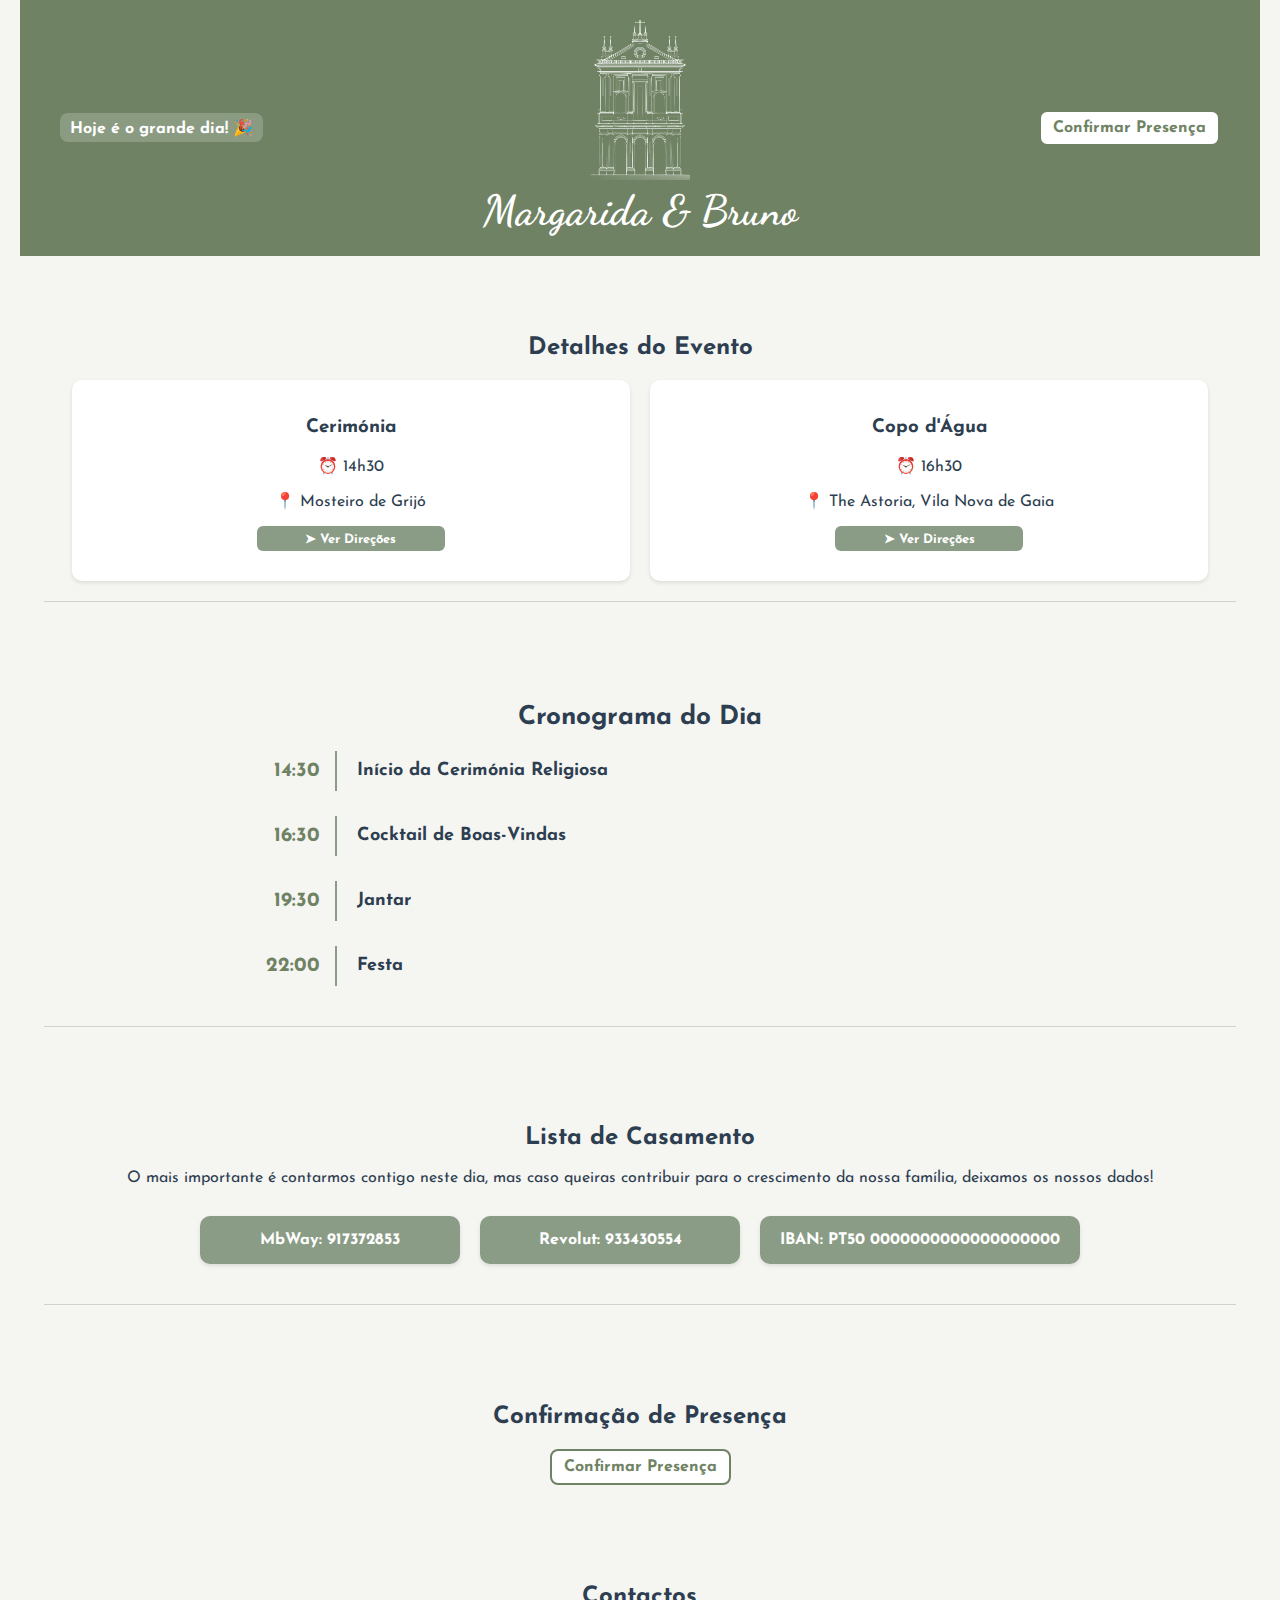
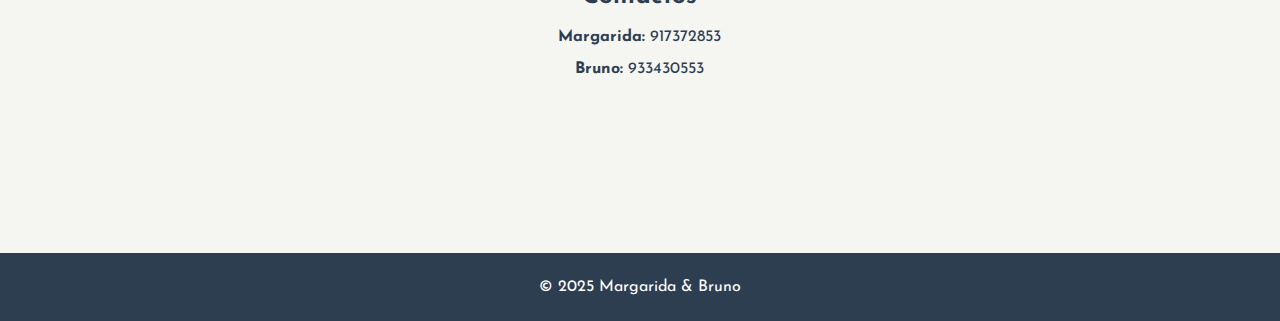
<file: index.html>
<!DOCTYPE html>
<html lang="pt">
<head>
    <meta charset="UTF-8">
    <meta name="viewport" content="width=device-width, initial-scale=1.0">
    <title>Casamento Margarida & Bruno</title>
    <link rel="stylesheet" href="style.css">
</head>
<body>

<header>
    <div class="header-container">
        <div class="left-header">
            <p id="countdown"></p>
        </div>
        <div class="center-header">
            <img src="Mosteiro (branco).png" alt="Mosteiro" class="mosteiro-img">
            <h1>Margarida & Bruno</h1>
        </div>
        <div class="right-header">
          <a href="https://script.google.com/macros/s/AKfycbymaYeBpEOiImFfjRtk8m0-fG_yB38_eDHlQxf8a2vK0ut-E3YDyEfxSzXzxVRCDXcD/exec" 
   target="_blank" class="rsvp-btn">
   Confirmar Presença
</a>
        </div>
    </div>
</header>

<main>

    <section id="detalhes-evento">
        <h2>Detalhes do Evento</h2>
        <div class="evento-container">
            <div class="evento-card">
                <h3>Cerimónia</h3>
                <p>⏰ 14h30</p>
                <p>📍 Mosteiro de Grijó</p>
                <a href="#" class="evento-btn">➤ Ver Direções</a>
            </div>
            <div class="evento-card">
                <h3>Copo d'Água</h3>
                <p>⏰ 16h30</p>
                <p>📍 The Astoria, Vila Nova de Gaia</p>
                <a href="#" class="evento-btn">➤ Ver Direções</a>
            </div>
        </div>
    </section>

    <!-- Secção Cronograma do Dia -->
    <section class="cronograma">
        <h2>Cronograma do Dia</h2>
        <div class="timeline">
            <div class="timeline-item">
                <div class="timeline-time">14:30</div>
                <div class="timeline-content">
                    <h3>Início da Cerimónia Religiosa</h3>
                </div>
            </div>
            <div class="timeline-item">
                <div class="timeline-time">16:30</div>
                <div class="timeline-content">
                    <h3>Cocktail de Boas-Vindas</h3>
                </div>
            </div>
            <div class="timeline-item">
                <div class="timeline-time">19:30</div>
                <div class="timeline-content">
                    <h3>Jantar</h3>
                </div>
            </div>
            <div class="timeline-item">
                <div class="timeline-time">22:00</div>
                <div class="timeline-content">
                    <h3>Festa</h3>
                </div>
            </div>
        </div>
    </section>

   <section class="lista-casamento">
    <h2>Lista de Casamento</h2>
    <p>O mais importante é contarmos contigo neste dia, mas caso queiras contribuir para o crescimento da nossa família, deixamos os nossos dados!</p>
    
    <div class="lista-casamento-container">
        <div class="lista-card">MbWay: 917372853</div>
        <div class="lista-card">Revolut: 933430554</div>
        <div class="lista-card">IBAN: PT50 0000000000000000000</div>
    </div>
</section>


    <section class="rsvp">
        <h2>Confirmação de Presença</h2>
        <a href="https://script.google.com/macros/s/AKfycbymaYeBpEOiImFfjRtk8m0-fG_yB38_eDHlQxf8a2vK0ut-E3YDyEfxSzXzxVRCDXcD/exec" 
   target="_blank" class="rsvp-btn">
   Confirmar Presença
</a>

    <section class="contactos">
        <h2>Contactos</h2>
        <p><strong>Margarida:</strong> 917372853</p>
        <p><strong>Bruno:</strong> 933430553</p>
    </section>

</main>

<footer>
    <p>&copy; 2025 Margarida & Bruno</p>
</footer>

<script>
    document.addEventListener("DOMContentLoaded", function() {
    function atualizarContagem() {
        const dataCasamento = new Date(2025, 7, 29, 14, 30, 0).getTime(); 
        const agora = new Date().getTime();
        const diferenca = dataCasamento - agora;

        console.log("Agora:", agora, "Data do Casamento:", dataCasamento, "Diferença:", diferenca);

        if (diferenca > 0) {
            const dias = Math.floor(diferenca / (1000 * 60 * 60 * 24));
            const horas = Math.floor((diferenca % (1000 * 60 * 60 * 24)) / (1000 * 60 * 60));
            const minutos = Math.floor((diferenca % (1000 * 60 * 60)) / (1000 * 60));
            const segundos = Math.floor((diferenca % (1000 * 60)) / 1000);

            document.getElementById("countdown").innerHTML = `${dias} dias ${horas}h ${minutos}m ${segundos}s`;
        } else {
            document.getElementById("countdown").innerHTML = "Hoje é o grande dia! 🎉";
        }
    }

    setInterval(atualizarContagem, 1000);
    atualizarContagem();
});
</script>


</body>
</html>
</file>
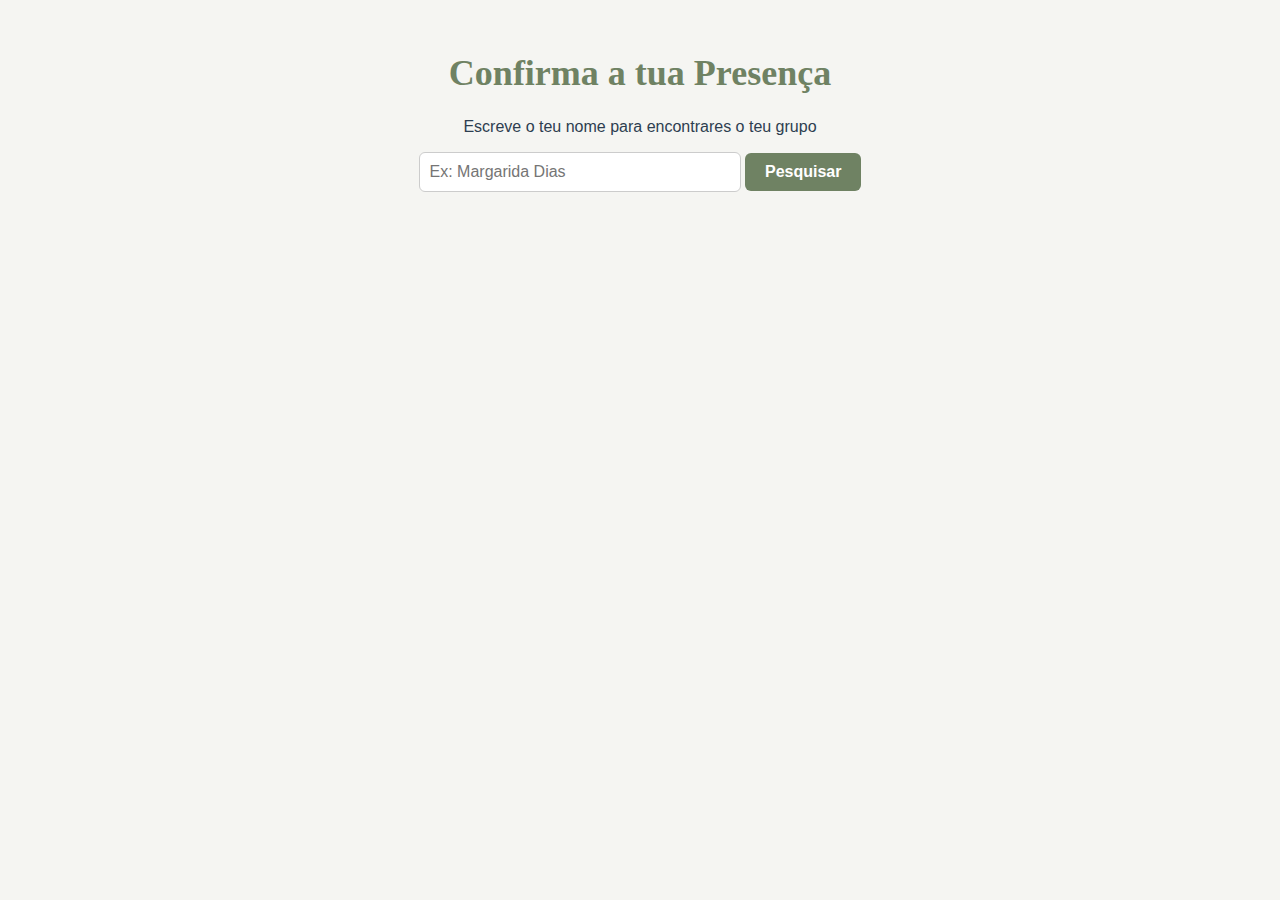
<file: confirmar-presenca.html>
<!DOCTYPE html>
<html lang="pt">
<head>
  <meta charset="UTF-8" />
  <meta name="viewport" content="width=device-width, initial-scale=1.0"/>
  <title>Confirmar Presença</title>
  <style>
    body {
      font-family: 'Josefin Sans', sans-serif;
      background-color: #f5f5f2;
      color: #2d3e50;
      padding: 20px;
      text-align: center;
    }

    h1 {
      font-family: 'Dancing Script', cursive;
      font-size: 36px;
      color: #6f8263;
    }

    input[type="text"] {
      padding: 10px;
      font-size: 16px;
      width: 80%;
      max-width: 300px;
      border: 1px solid #ccc;
      border-radius: 6px;
      margin-bottom: 15px;
    }

    button {
      background-color: #6f8263;
      color: white;
      border: none;
      padding: 10px 20px;
      font-weight: bold;
      font-size: 16px;
      border-radius: 6px;
      cursor: pointer;
    }

    button:hover {
      background-color: #5a7052;
    }

    .resultado {
      margin-top: 30px;
    }

    .card-pessoa {
      background-color: #6f8263;
      color: white;
      margin: 10px auto;
      padding: 15px;
      border-radius: 8px;
      width: 90%;
      max-width: 400px;
    }
  </style>
</head>
<body>
  <h1>Confirma a tua Presença</h1>
  <p>Escreve o teu nome para encontrares o teu grupo</p>

  <input type="text" id="search" placeholder="Ex: Margarida Dias" />
  <button onclick="pesquisarConvidado()">Pesquisar</button>

  <div class="resultado" id="resultado"></div>

  <script>
    async function pesquisarConvidado() {
      const nome = document.getElementById('search').value;
      const resposta = await fetch('https://script.google.com/macros/s/AKfycbwYybZCwUI-dBdK0NEajgGaozVk_UaP_IWE4UdbouLN0Inm0pUacpUtvR_PEo_-wSYa/exec?nome=' + encodeURIComponent(nome));
      const dados = await resposta.json();

      const resultadoDiv = document.getElementById('resultado');
      resultadoDiv.innerHTML = '';

      if (!dados || dados.length === 0) {
        resultadoDiv.innerHTML = '<p>Nenhum convidado encontrado com esse nome.</p>';
        return;
      }

      dados.forEach(pessoa => {
        const div = document.createElement('div');
        div.className = 'card-pessoa';
        div.innerHTML = `
          <p><strong>${pessoa.Nome}</strong></p>
          <button onclick="confirmarPresenca('${pessoa.Nome}')">Confirmar Presença</button>
        `;
        resultadoDiv.appendChild(div);
      });
    }

    async function confirmarPresenca(nome) {
      await fetch('https://script.google.com/macros/s/AKfycbwYybZCwUI-dBdK0NEajgGaozVk_UaP_IWE4UdbouLN0Inm0pUacpUtvR_PEo_-wSYa/exec', {
        method: 'POST',
        body: JSON.stringify({ nome: nome, presenca: 'Sim' }),
        headers: { 'Content-Type': 'application/json' }
      });

      alert(`Presença confirmada para ${nome}!`);
    }
  </script>
</body>
</html>
</file>
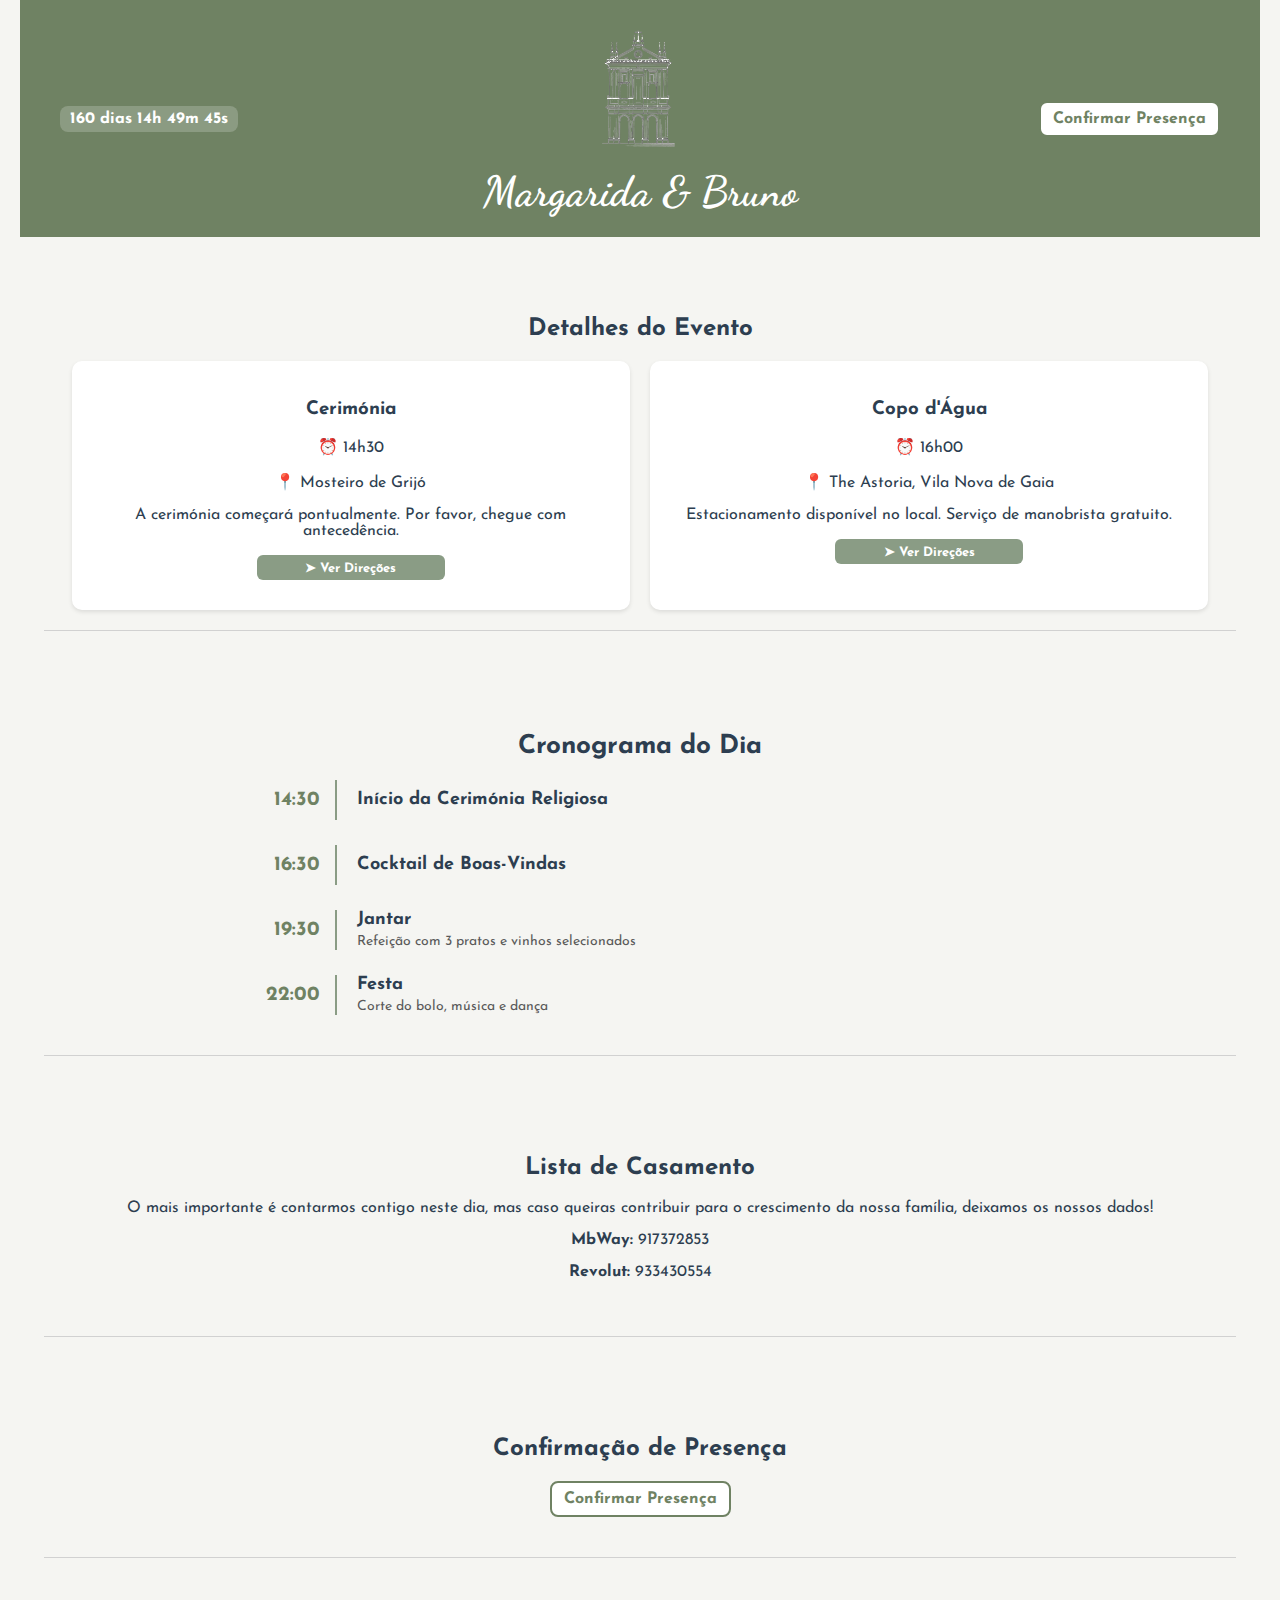
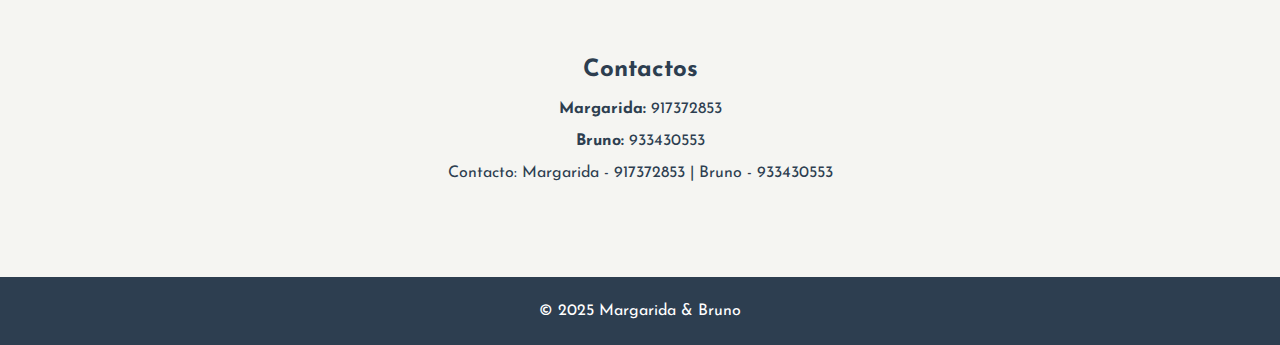
<file: index_timeline.html>
<!DOCTYPE html>
<html lang="pt">
<head>
    <meta charset="UTF-8">
    <meta name="viewport" content="width=device-width, initial-scale=1.0">
    <title>Casamento Margarida & Bruno</title>
    <link rel="stylesheet" href="style.css">
</head>
<body>

<header>
    <div class="header-container">
        <div class="left-header">
            <p id="countdown">160 dias 14h 49m 45s</p>
        </div>
        <div class="center-header">
            <img src="mosteiro_branco.png" alt="Mosteiro" class="mosteiro-img">
            <h1>Margarida & Bruno</h1>
        </div>
        <div class="right-header">
            <a href="#" class="rsvp-btn">Confirmar Presença</a>
        </div>
    </div>
</header>

<main>

    <section id="detalhes-evento">
        <h2>Detalhes do Evento</h2>
        <div class="evento-container">
            <div class="evento-card">
                <h3>Cerimónia</h3>
                <p>⏰ 14h30</p>
                <p>📍 Mosteiro de Grijó</p>
                <p>A cerimónia começará pontualmente. Por favor, chegue com antecedência.</p>
                <a href="#" class="evento-btn">➤ Ver Direções</a>
            </div>
            <div class="evento-card">
                <h3>Copo d'Água</h3>
                <p>⏰ 16h00</p>
                <p>📍 The Astoria, Vila Nova de Gaia</p>
                <p>Estacionamento disponível no local. Serviço de manobrista gratuito.</p>
                <a href="#" class="evento-btn">➤ Ver Direções</a>
            </div>
        </div>
    </section>

    <!-- Secção Cronograma do Dia -->
    <section class="cronograma">
        <h2>Cronograma do Dia</h2>
        <div class="timeline">
            <div class="timeline-item">
                <div class="timeline-time">14:30</div>
                <div class="timeline-content">
                    <h3>Início da Cerimónia Religiosa</h3>
                </div>
            </div>
            <div class="timeline-item">
                <div class="timeline-time">16:30</div>
                <div class="timeline-content">
                    <h3>Cocktail de Boas-Vindas</h3>
                </div>
            </div>
            <div class="timeline-item">
                <div class="timeline-time">19:30</div>
                <div class="timeline-content">
                    <h3>Jantar</h3>
                    <p>Refeição com 3 pratos e vinhos selecionados</p>
                </div>
            </div>
            <div class="timeline-item">
                <div class="timeline-time">22:00</div>
                <div class="timeline-content">
                    <h3>Festa</h3>
                    <p>Corte do bolo, música e dança</p>
                </div>
            </div>
        </div>
    </section>

    <section class="lista-casamento">
        <h2>Lista de Casamento</h2>
        <p>O mais importante é contarmos contigo neste dia, mas caso queiras contribuir para o crescimento da nossa família, deixamos os nossos dados!</p>
        <p><strong>MbWay:</strong> 917372853</p>
        <p><strong>Revolut:</strong> 933430554</p>
    </section>

    <section class="rsvp">
        <h2>Confirmação de Presença</h2>
        <a href="#" class="rsvp-btn">Confirmar Presença</a>
    </section>

    <section class="contactos">
        <h2>Contactos</h2>
        <p><strong>Margarida:</strong> 917372853</p>
        <p><strong>Bruno:</strong> 933430553</p>
        <p>Contacto: Margarida - 917372853 | Bruno - 933430553</p>
    </section>

</main>

<footer>
    <p>&copy; 2025 Margarida & Bruno</p>
</footer>

</body>
</html>
</file>
<file: style.css>
@import url('https://fonts.googleapis.com/css2?family=Dancing+Script:wght@400;500&family=Josefin+Sans:wght@300&display=swap');

body {
    font-family: 'Josefin Sans', sans-serif;
    text-align: center;
    background-color: #f5f5f2; /* Fundo uniforme */
    color: #2d3e50;
    margin: 0;
    padding: 0;
}

header {
    background-color: #6f8263;
    color: white;
    padding: 20px;
    display: flex;
    align-items: center;
    justify-content: space-between;
    width: 100%;
    max-width: 1200px;
    margin: 0 auto;
}

.header-container {
    display: flex;
    align-items: center;
    width: 100%;
    max-width: 1200px;
    justify-content: space-between;
    margin: 0 auto;
    padding: 0 20px;
}

.left-header {
    flex: 1;
    text-align: left;
    font-size: 18px;
}

.center-header {
    flex: 2;
    text-align: center;
}

.right-header {
    flex: 1;
    text-align: right;
}

.mosteiro-img {
    max-width: 100px;
    display: block;
    margin: 0 auto 5px auto;
}

h1 {
    font-family: 'Dancing Script', cursive;
    font-size: 42px;
    margin: 0;
}

p#countdown {
    font-size: 16px;
    font-weight: bold;
    background-color: rgba(255, 255, 255, 0.2);
    padding: 5px 10px;
    border-radius: 8px;
    display: inline-block;
}

.rsvp-btn {
    background-color: white;
    color: #6f8263;
    padding: 8px 12px;
    border-radius: 8px;
    text-decoration: none;
    font-weight: bold;
    border: 2px solid #6f8263;
    transition: 0.3s;
    display: inline-block;
}

.rsvp-btn:hover {
    background-color: #f0f0f0;
}

#detalhes-evento {
    margin: 40px auto;
    padding: 20px;
    width: 90%;
    max-width: 1200px;
}

/* Ajuste para melhorar fluidez das secções */
section {
    width: 90%;
    max-width: 1200px;
    margin: 60px auto;
    padding: 20px;
}

/* Adicionar apenas uma linha sutil entre secções */
section:not(.no-divider):not(:last-of-type) {
    border-bottom: 1px solid #d1d1d1;
    padding-bottom: 40px;
    margin-bottom: 40px;
}

.evento-container {
    display: flex;
    justify-content: center;
    gap: 20px;
    margin-top: 20px;
}

.evento-card {
    background-color: white;
    padding: 20px;
    border-radius: 10px;
    box-shadow: 0 2px 4px rgba(0, 0, 0, 0.1);
    width: 45%;
    text-align: center;
}

.lista-casamento-container {
    display: flex;
    justify-content: center;
    flex-wrap: wrap;
    gap: 20px;
    margin-top: 30px;
}

.lista-card {
    background-color: #8A9C85; /* Verde mais claro */
    color: white;
    padding: 16px 20px;
    border-radius: 10px;
    font-weight: bold;
    box-shadow: 0 2px 4px rgba(0,0,0,0.1);
    min-width: 220px;
    text-align: center;
}

footer {
    margin-top: 20px;
    padding: 10px;
    background-color: #2d3e50;
    color: white;
    text-align: center;
}

/* Corrigir estilo dos botões "Ver Direções" */
.evento-btn {
    display: inline-block;
    margin-top: 10px;
    padding: 8px 12px;
    border-radius: 8px;
    background-color: #6f8263; /* Verde correto */
    color: white;
    text-decoration: none;
    font-weight: bold;
    border: none;
    display: flex;
    align-items: center;
    justify-content: center;
    gap: 8px; /* Espaço entre o ícone e o texto */
}

.evento-btn img {
    width: 16px; /* Ajustar tamanho do ícone */
    height: 16px;
}

.evento-btn:hover {
    background-color: #5a7052;
}

/* Ajustar tamanho e cor do botão "Ver Direções" */
.evento-btn {
    padding: 6px 10px; /* Reduzir tamanho */
    font-size: 14px; /* Ajustar tamanho da fonte */
    background-color: #8A9C85; /* Verde mais claro da paleta */
}

.evento-btn:hover {
    background-color: #7D8E77; /* Tom um pouco mais escuro no hover */
}

/* Refinar tamanho e formato do botão "Ver Direções" */
.evento-btn {
    padding: 5px 14px; /* Reduzir tamanho */
    font-size: 13px; /* Ajustar tamanho da fonte */
    background-color: #8A9C85; /* Verde mais claro da paleta */
    border-radius: 6px; /* Ajustar bordas para um look mais moderno */
}

.evento-btn:hover {
    background-color: #7D8E77; /* Suave transição no hover */
}

/* Reduzir o comprimento do botão "Ver Direções" */
.evento-btn {
    width: auto; /* Ajustar ao conteúdo */
    min-width: 120px; /* Definir um tamanho mínimo */
    max-width: 160px; /* Limitar o comprimento para não ficar grande demais */
    text-align: center; /* Garantir alinhamento do texto */
}

/* Centralizar botão dentro dos cards */
.evento-btn {
    margin: 10px auto; /* Centraliza horizontalmente */
    display: flex;
    justify-content: center;
    align-items: center;
}

/* Estilo para a secção do cronograma */ 
.cronograma {
    width: 90%;
    max-width: 1200px;
    margin: 60px auto;
    text-align: left;
}
.timeline {
    max-width: 800px;
    margin: 0 auto;
}

.cronograma h2 {
    text-align: center;
    font-size: 26px;
    margin-bottom: 20px;
}

.timeline {
    display: flex;
    flex-direction: column;
    gap: 25px; /* Aumenta espaçamento entre os horários */
}

.timeline-item {
    display: flex;
    align-items: center;
    position: relative;
}

.timeline-time {
    font-weight: bold;
    font-size: 20px;
    width: 80px; /* Garante alinhamento */
    text-align: right;
    color: #6f8263; /* Verde do cabeçalho */
    margin-right: 15px; /* Adicionado para afastar a barra */
}

.timeline-content {
    flex: 1;
    display: flex;
    flex-direction: column;
    justify-content: center; /* Alinha verticalmente */
    padding-left: 20px;
    border-left: 2px solid #8A9C85;
    height: 40px;
}


.timeline-content h3 {
    font-size: 18px;
    margin: 0;
    color: #2d3e50;
}

.timeline-content p {
    margin: 5px 0 0;
    font-size: 14px;
    color: #5a5a5a;
}

/* Ajustes para telemóveis e ecrãs pequenos */
@media (max-width: 768px) {
    /* Ajustar o cabeçalho para telemóveis */
    header {
        flex-direction: column;
        padding: 15px;
        text-align: center;
    }

    .header-container {
        flex-direction: column;
        align-items: center;
        text-align: center;
    }

    .left-header, .right-header {
        text-align: center;
        margin: 5px 0;
    }

    /* Empilhar cards na versão mobile */
    .evento-container {
        flex-direction: column;
    }

    .evento-card {
        width: 100%; /* Ocupar toda a largura */
        margin-bottom: 20px;
    }

    /* Ajustar o cronograma */
    .timeline-item {
        flex-direction: column;
        align-items: flex-start;
    }

    .timeline-time {
        width: 100%;
        text-align: left;
        margin-bottom: 5px;
    }

    .timeline-content {
        border-left: none;
        border-top: 2px solid #8A9C85;
        padding-top: 10px;
        height: auto; /* Permitir altura dinâmica */
    }

    /* Ajustar botões */
    .evento-btn {
        width: 100%; /* Largura total para não ficar pequeno no telemóvel */
    }
}
</file>
